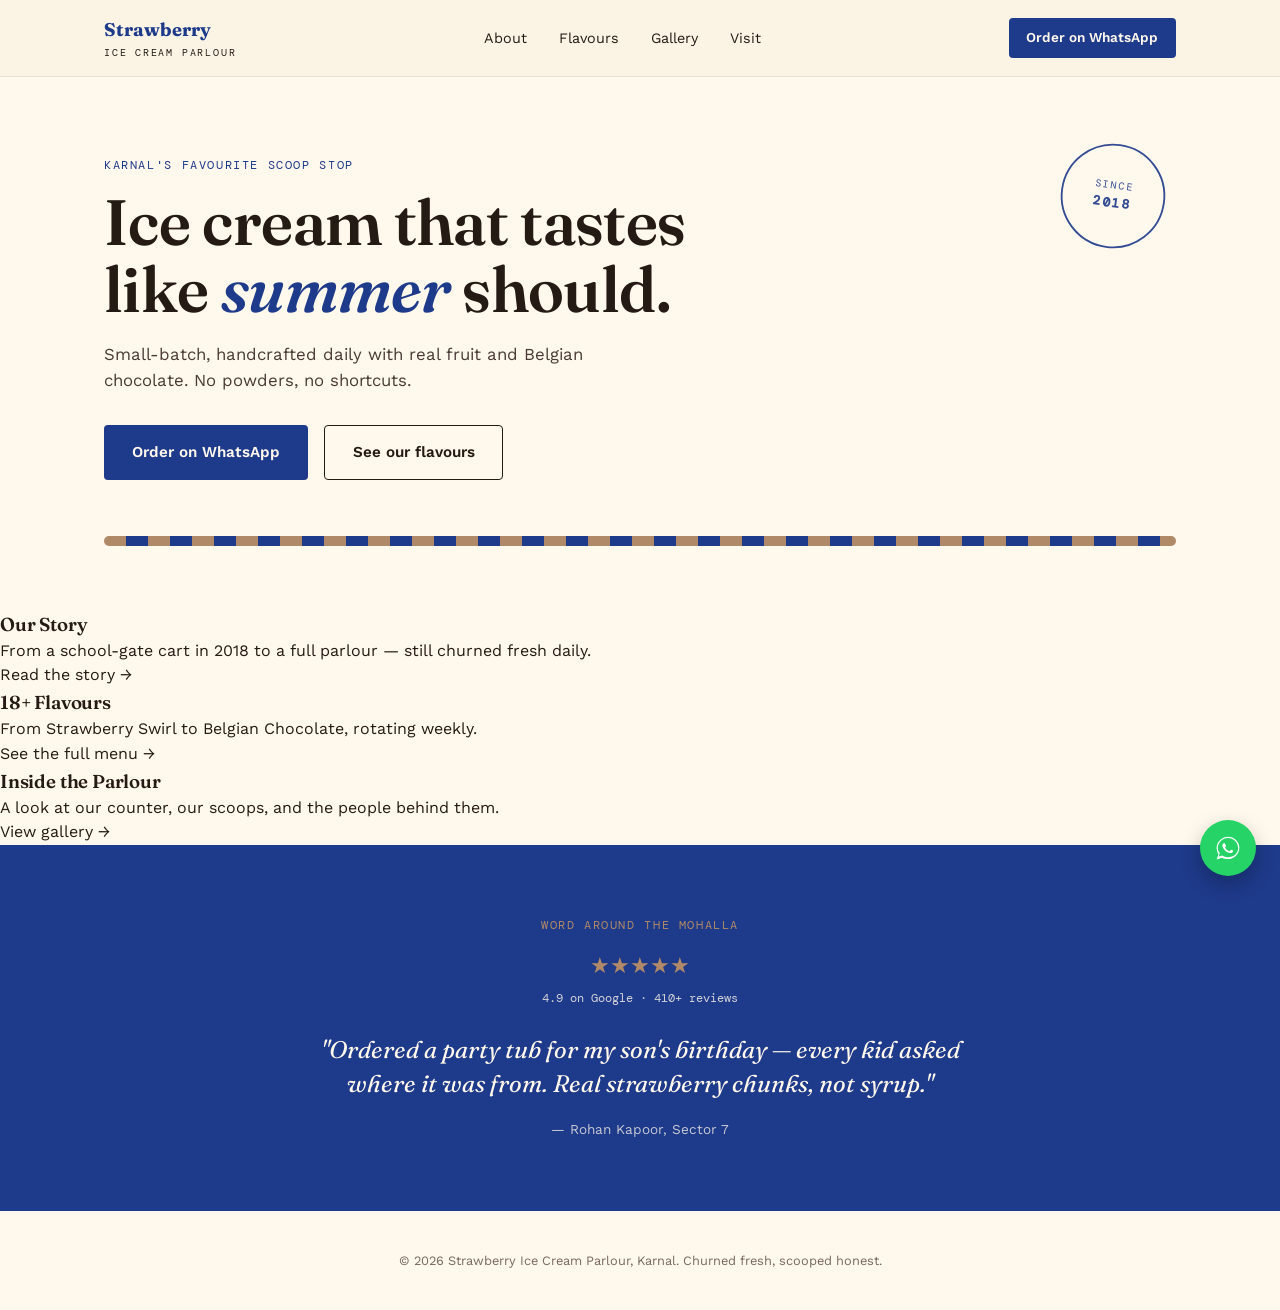
<file: frontend/index.html>
<!DOCTYPE html>
<html lang="en">
<head>
<meta charset="UTF-8">
<meta name="viewport" content="width=device-width, initial-scale=1.0">
<title>Strawberry — Handcrafted Ice Cream Parlour, Karnal</title>
<meta name="description" content="Handcrafted ice cream, scoops and sundaes in Karnal. Order on WhatsApp for pickup or delivery.">
<meta name="theme-color" content="#1E3A8A">
<link rel="icon" type="image/svg+xml" href="favicon.svg">
<link rel="preconnect" href="https://fonts.googleapis.com">
<link href="https://fonts.googleapis.com/css2?family=Fraunces:ital,opsz,wght@0,9..144,300;0,9..144,500;0,9..144,600;0,9..144,700;1,9..144,500&family=Work+Sans:wght@400;500;600&family=DM+Mono:wght@400;500&display=swap" rel="stylesheet">
<link rel="stylesheet" href="style.css">
</head>
<body>

  <header class="nav" id="nav">
    <div class="nav-inner">
      <a href="index.html" class="nav-brand">Strawberry<span>Ice Cream Parlour</span></a>
      <nav class="nav-links">
        <a href="about.html">About</a>
        <a href="menu.html">Flavours</a>
        <a href="gallery.html">Gallery</a>
        <a href="visit.html">Visit</a>
      </nav>
      <a href="visit.html" class="nav-cta">Order on WhatsApp</a>
    </div>
  </header>

  <section class="hero" id="top">
    <div class="hero-stamp" aria-hidden="true">
      <svg viewBox="0 0 120 120"><circle cx="60" cy="60" r="56"/><text x="60" y="52" text-anchor="middle">SINCE</text><text x="60" y="72" text-anchor="middle" class="stamp-year">2018</text></svg>
    </div>
    <div class="hero-inner">
      <p class="eyebrow">Karnal's favourite scoop stop</p>
      <h1>Ice cream that tastes<br>like <em>summer</em> should.</h1>
      <p class="hero-sub">Small-batch, handcrafted daily with real fruit and Belgian chocolate. No powders, no shortcuts.</p>
      <div class="hero-actions">
        <a href="visit.html" class="btn btn-primary">Order on WhatsApp</a>
        <a href="menu.html" class="btn btn-ghost">See our flavours</a>
      </div>
    </div>
    <div class="hero-strip" aria-hidden="true"></div>
  </section>

  <div class="teaser-grid">
    <div class="teaser-card">
      <h3>Our Story</h3>
      <p>From a school-gate cart in 2018 to a full parlour — still churned fresh daily.</p>
      <a href="about.html">Read the story &rarr;</a>
    </div>
    <div class="teaser-card">
      <h3>18+ Flavours</h3>
      <p>From Strawberry Swirl to Belgian Chocolate, rotating weekly.</p>
      <a href="menu.html">See the full menu &rarr;</a>
    </div>
    <div class="teaser-card">
      <h3>Inside the Parlour</h3>
      <p>A look at our counter, our scoops, and the people behind them.</p>
      <a href="gallery.html">View gallery &rarr;</a>
    </div>
  </div>

  <section class="reviews" id="reviews">
    <div class="reviews-inner">
      <p class="eyebrow">Word around the mohalla</p>
      <div class="stars" aria-label="4.9 out of 5 stars">★★★★★ <span>4.9 on Google · 410+ reviews</span></div>
      <blockquote>
        "Ordered a party tub for my son's birthday &mdash; every kid asked where it was from. Real strawberry chunks, not syrup."
        <cite>&mdash; Rohan Kapoor, Sector 7</cite>
      </blockquote>
    </div>
  </section>

  <footer class="footer">
    <p>&copy; 2026 Strawberry Ice Cream Parlour, Karnal. Churned fresh, scooped honest.</p>
  </footer>

  <a href="https://wa.me/919876543210" class="float-whatsapp" target="_blank" rel="noopener" aria-label="Order on WhatsApp">
    <svg viewBox="0 0 32 32"><path d="M16 3C9 3 3 9 3 16c0 2.6.8 5 2.1 7L3 29l6.2-2c2 1.1 4.3 1.7 6.8 1.7 7 0 13-6 13-13S23 3 16 3zm0 23.6c-2.2 0-4.3-.6-6.1-1.7l-.4-.3-4 1.1 1.1-3.9-.3-.4C5 19.5 4.4 17.8 4.4 16 4.4 9.8 9.6 4.6 16 4.6S27.6 9.8 27.6 16 22.4 26.6 16 26.6z"/><path d="M22 19.1c-.3-.2-1.9-1-2.2-1.1-.3-.1-.5-.2-.7.2-.2.3-.8 1.1-1 1.3-.2.2-.4.2-.7.1-.3-.2-1.4-.5-2.7-1.6-1-.9-1.7-2-1.9-2.3-.2-.3 0-.5.1-.7.1-.1.3-.4.5-.5.2-.2.2-.3.3-.5.1-.2 0-.4 0-.6 0-.2-.7-1.8-1-2.4-.3-.6-.5-.5-.7-.5h-.6c-.2 0-.5.1-.8.4-.3.3-1 1-1 2.5s1.1 2.9 1.2 3.1c.1.2 2.1 3.3 5.2 4.5.7.3 1.3.5 1.7.6.7.2 1.4.2 1.9.1.6-.1 1.9-.8 2.1-1.5.3-.7.3-1.4.2-1.5-.1-.1-.3-.2-.6-.3z"/></svg>
  </a>

<script src="script.js"></script>
</body>
</html>
</file>
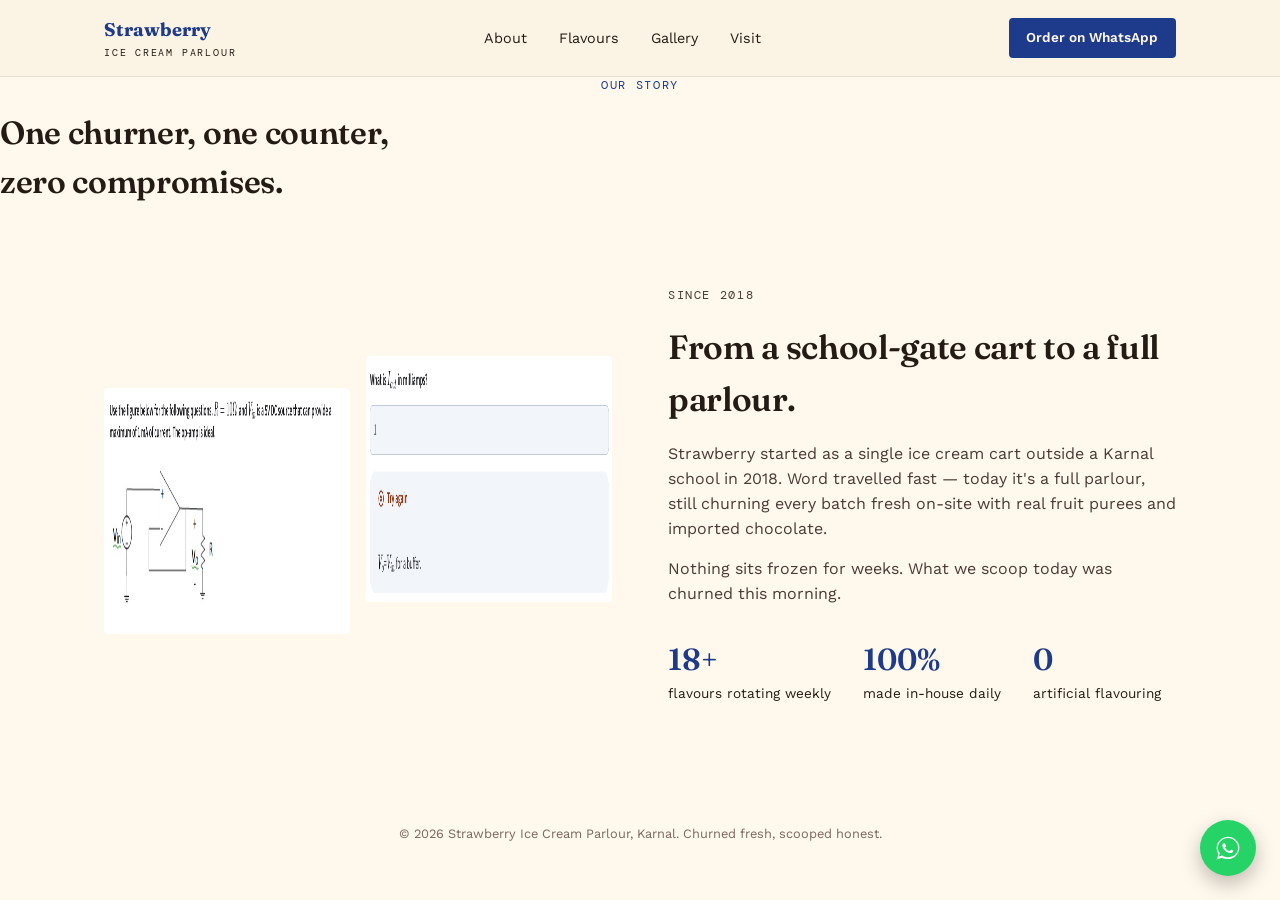
<file: frontend/about.html>
<!DOCTYPE html>
<html lang="en">
<head>
<meta charset="UTF-8">
<meta name="viewport" content="width=device-width, initial-scale=1.0">
<title>Our Story — Strawberry Ice Cream Parlour, Karnal</title>
<meta name="description" content="From a school-gate cart in 2018 to a full ice cream parlour in Karnal — our story.">
<meta name="theme-color" content="#1E3A8A">
<link rel="icon" type="image/svg+xml" href="favicon.svg">
<link rel="preconnect" href="https://fonts.googleapis.com">
<link href="https://fonts.googleapis.com/css2?family=Fraunces:ital,opsz,wght@0,9..144,300;0,9..144,500;0,9..144,600;0,9..144,700;1,9..144,500&family=Work+Sans:wght@400;500;600&family=DM+Mono:wght@400;500&display=swap" rel="stylesheet">
<link rel="stylesheet" href="style.css">
</head>
<body>

  <header class="nav" id="nav">
    <div class="nav-inner">
      <a href="index.html" class="nav-brand">Strawberry<span>Ice Cream Parlour</span></a>
      <nav class="nav-links">
        <a href="about.html">About</a>
        <a href="menu.html">Flavours</a>
        <a href="gallery.html">Gallery</a>
        <a href="visit.html">Visit</a>
      </nav>
      <a href="visit.html" class="nav-cta">Order on WhatsApp</a>
    </div>
  </header>

  <div class="page-header">
    <p class="eyebrow center">Our story</p>
    <h1>One churner, one counter,<br>zero compromises.</h1>
  </div>

  <section class="story" id="story">
    <div class="story-media">
      <!-- Replace src with your own photo — put the file in the images/ folder -->
      <img src="images/about-1.png" alt="Strawberry parlour counter" class="media-block media-1">
      <img src="images/about-2.png" alt="Fresh ice cream being churned" class="media-block media-2">
    </div>
    <div class="story-copy">
      <p class="eyebrow">Since 2018</p>
      <h2>From a school-gate cart to a full parlour.</h2>
      <p>Strawberry started as a single ice cream cart outside a Karnal school in 2018. Word travelled fast &mdash; today it's a full parlour, still churning every batch fresh on-site with real fruit purees and imported chocolate.</p>
      <p>Nothing sits frozen for weeks. What we scoop today was churned this morning.</p>
      <ul class="story-facts">
        <li><span>18+</span>flavours rotating weekly</li>
        <li><span>100%</span>made in-house daily</li>
        <li><span>0</span>artificial flavouring</li>
      </ul>
    </div>
  </section>

  <footer class="footer">
    <p>&copy; 2026 Strawberry Ice Cream Parlour, Karnal. Churned fresh, scooped honest.</p>
  </footer>

  <a href="https://wa.me/919876543210" class="float-whatsapp" target="_blank" rel="noopener" aria-label="Order on WhatsApp">
    <svg viewBox="0 0 32 32"><path d="M16 3C9 3 3 9 3 16c0 2.6.8 5 2.1 7L3 29l6.2-2c2 1.1 4.3 1.7 6.8 1.7 7 0 13-6 13-13S23 3 16 3zm0 23.6c-2.2 0-4.3-.6-6.1-1.7l-.4-.3-4 1.1 1.1-3.9-.3-.4C5 19.5 4.4 17.8 4.4 16 4.4 9.8 9.6 4.6 16 4.6S27.6 9.8 27.6 16 22.4 26.6 16 26.6z"/><path d="M22 19.1c-.3-.2-1.9-1-2.2-1.1-.3-.1-.5-.2-.7.2-.2.3-.8 1.1-1 1.3-.2.2-.4.2-.7.1-.3-.2-1.4-.5-2.7-1.6-1-.9-1.7-2-1.9-2.3-.2-.3 0-.5.1-.7.1-.1.3-.4.5-.5.2-.2.2-.3.3-.5.1-.2 0-.4 0-.6 0-.2-.7-1.8-1-2.4-.3-.6-.5-.5-.7-.5h-.6c-.2 0-.5.1-.8.4-.3.3-1 1-1 2.5s1.1 2.9 1.2 3.1c.1.2 2.1 3.3 5.2 4.5.7.3 1.3.5 1.7.6.7.2 1.4.2 1.9.1.6-.1 1.9-.8 2.1-1.5.3-.7.3-1.4.2-1.5-.1-.1-.3-.2-.6-.3z"/></svg>
  </a>

<script src="script.js"></script>
</body>
</html>
</file>
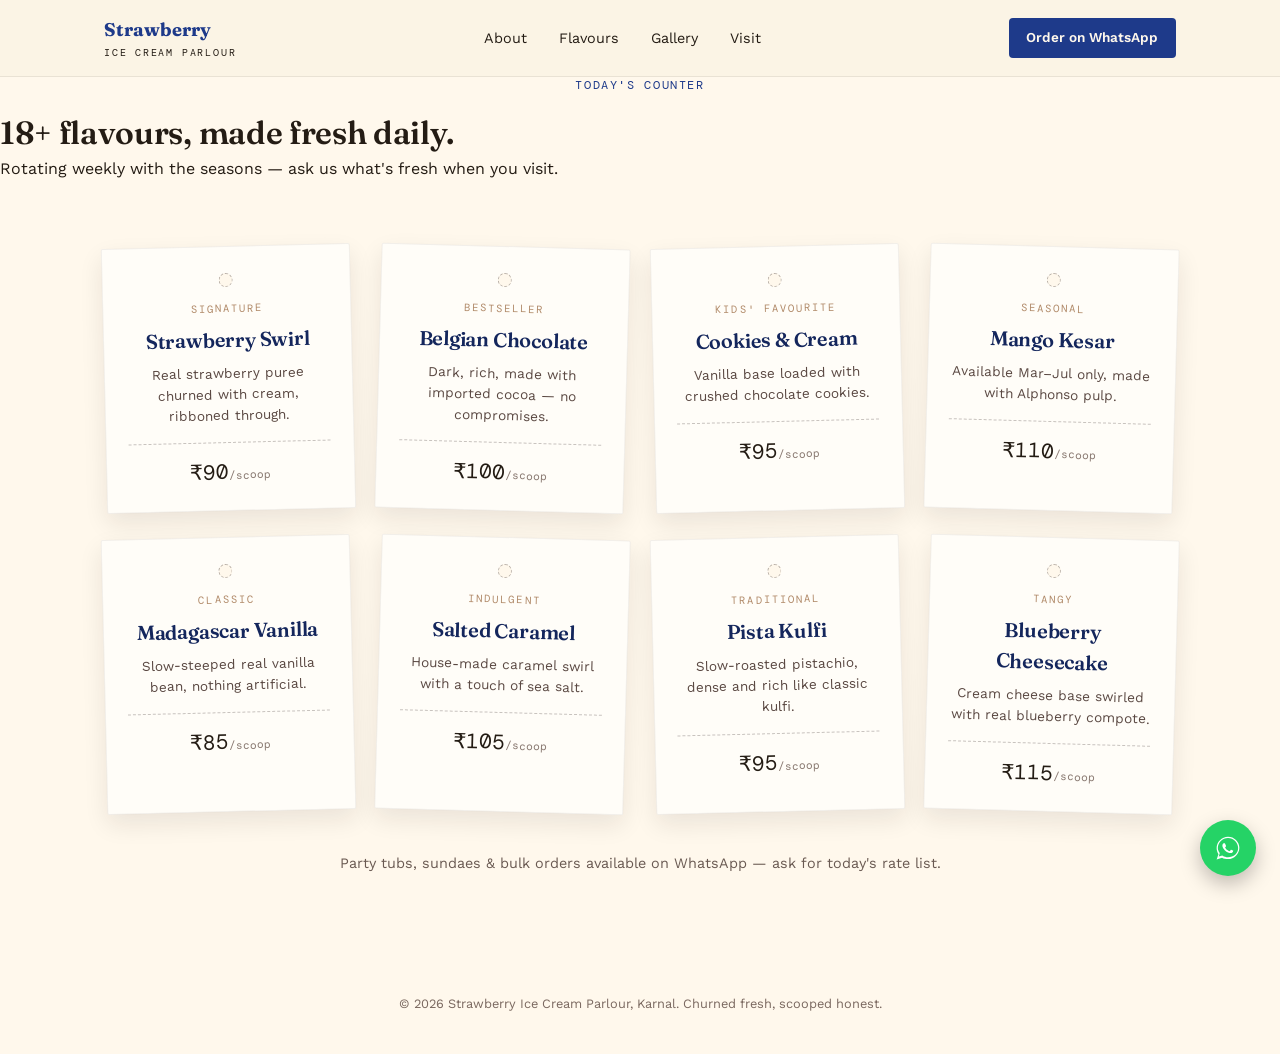
<file: frontend/menu.html>
<!DOCTYPE html>
<html lang="en">
<head>
<meta charset="UTF-8">
<meta name="viewport" content="width=device-width, initial-scale=1.0">
<title>Flavours — Strawberry Ice Cream Parlour, Karnal</title>
<meta name="description" content="18+ handcrafted ice cream flavours in Karnal — from Strawberry Swirl to Belgian Chocolate.">
<meta name="theme-color" content="#1E3A8A">
<link rel="icon" type="image/svg+xml" href="favicon.svg">
<link rel="preconnect" href="https://fonts.googleapis.com">
<link href="https://fonts.googleapis.com/css2?family=Fraunces:ital,opsz,wght@0,9..144,300;0,9..144,500;0,9..144,600;0,9..144,700;1,9..144,500&family=Work+Sans:wght@400;500;600&family=DM+Mono:wght@400;500&display=swap" rel="stylesheet">
<link rel="stylesheet" href="style.css">
</head>
<body>

  <header class="nav" id="nav">
    <div class="nav-inner">
      <a href="index.html" class="nav-brand">Strawberry<span>Ice Cream Parlour</span></a>
      <nav class="nav-links">
        <a href="about.html">About</a>
        <a href="menu.html">Flavours</a>
        <a href="gallery.html">Gallery</a>
        <a href="visit.html">Visit</a>
      </nav>
      <a href="visit.html" class="nav-cta">Order on WhatsApp</a>
    </div>
  </header>

  <div class="page-header">
    <p class="eyebrow center">Today's counter</p>
    <h1>18+ flavours, made fresh daily.</h1>
    <p>Rotating weekly with the seasons — ask us what's fresh when you visit.</p>
  </div>

  <section class="menu" id="menu">
    <div class="ticket-rack">
      <article class="ticket">
        <div class="ticket-hole"></div>
        <p class="ticket-label">Signature</p>
        <h3>Strawberry Swirl</h3>
        <p class="ticket-desc">Real strawberry puree churned with cream, ribboned through.</p>
        <p class="ticket-price">₹90<span>/scoop</span></p>
      </article>

      <article class="ticket ticket-alt">
        <div class="ticket-hole"></div>
        <p class="ticket-label">Bestseller</p>
        <h3>Belgian Chocolate</h3>
        <p class="ticket-desc">Dark, rich, made with imported cocoa &mdash; no compromises.</p>
        <p class="ticket-price">₹100<span>/scoop</span></p>
      </article>

      <article class="ticket">
        <div class="ticket-hole"></div>
        <p class="ticket-label">Kids' favourite</p>
        <h3>Cookies &amp; Cream</h3>
        <p class="ticket-desc">Vanilla base loaded with crushed chocolate cookies.</p>
        <p class="ticket-price">₹95<span>/scoop</span></p>
      </article>

      <article class="ticket ticket-alt">
        <div class="ticket-hole"></div>
        <p class="ticket-label">Seasonal</p>
        <h3>Mango Kesar</h3>
        <p class="ticket-desc">Available Mar&ndash;Jul only, made with Alphonso pulp.</p>
        <p class="ticket-price">₹110<span>/scoop</span></p>
      </article>

      <article class="ticket">
        <div class="ticket-hole"></div>
        <p class="ticket-label">Classic</p>
        <h3>Madagascar Vanilla</h3>
        <p class="ticket-desc">Slow-steeped real vanilla bean, nothing artificial.</p>
        <p class="ticket-price">₹85<span>/scoop</span></p>
      </article>

      <article class="ticket ticket-alt">
        <div class="ticket-hole"></div>
        <p class="ticket-label">Indulgent</p>
        <h3>Salted Caramel</h3>
        <p class="ticket-desc">House-made caramel swirl with a touch of sea salt.</p>
        <p class="ticket-price">₹105<span>/scoop</span></p>
      </article>

      <article class="ticket">
        <div class="ticket-hole"></div>
        <p class="ticket-label">Traditional</p>
        <h3>Pista Kulfi</h3>
        <p class="ticket-desc">Slow-roasted pistachio, dense and rich like classic kulfi.</p>
        <p class="ticket-price">₹95<span>/scoop</span></p>
      </article>

      <article class="ticket ticket-alt">
        <div class="ticket-hole"></div>
        <p class="ticket-label">Tangy</p>
        <h3>Blueberry Cheesecake</h3>
        <p class="ticket-desc">Cream cheese base swirled with real blueberry compote.</p>
        <p class="ticket-price">₹115<span>/scoop</span></p>
      </article>
    </div>
    <p class="menu-note">Party tubs, sundaes &amp; bulk orders available on WhatsApp &mdash; ask for today's rate list.</p>
  </section>

  <footer class="footer">
    <p>&copy; 2026 Strawberry Ice Cream Parlour, Karnal. Churned fresh, scooped honest.</p>
  </footer>

  <a href="https://wa.me/919876543210" class="float-whatsapp" target="_blank" rel="noopener" aria-label="Order on WhatsApp">
    <svg viewBox="0 0 32 32"><path d="M16 3C9 3 3 9 3 16c0 2.6.8 5 2.1 7L3 29l6.2-2c2 1.1 4.3 1.7 6.8 1.7 7 0 13-6 13-13S23 3 16 3zm0 23.6c-2.2 0-4.3-.6-6.1-1.7l-.4-.3-4 1.1 1.1-3.9-.3-.4C5 19.5 4.4 17.8 4.4 16 4.4 9.8 9.6 4.6 16 4.6S27.6 9.8 27.6 16 22.4 26.6 16 26.6z"/><path d="M22 19.1c-.3-.2-1.9-1-2.2-1.1-.3-.1-.5-.2-.7.2-.2.3-.8 1.1-1 1.3-.2.2-.4.2-.7.1-.3-.2-1.4-.5-2.7-1.6-1-.9-1.7-2-1.9-2.3-.2-.3 0-.5.1-.7.1-.1.3-.4.5-.5.2-.2.2-.3.3-.5.1-.2 0-.4 0-.6 0-.2-.7-1.8-1-2.4-.3-.6-.5-.5-.7-.5h-.6c-.2 0-.5.1-.8.4-.3.3-1 1-1 2.5s1.1 2.9 1.2 3.1c.1.2 2.1 3.3 5.2 4.5.7.3 1.3.5 1.7.6.7.2 1.4.2 1.9.1.6-.1 1.9-.8 2.1-1.5.3-.7.3-1.4.2-1.5-.1-.1-.3-.2-.6-.3z"/></svg>
  </a>

<script src="script.js"></script>
</body>
</html>
</file>
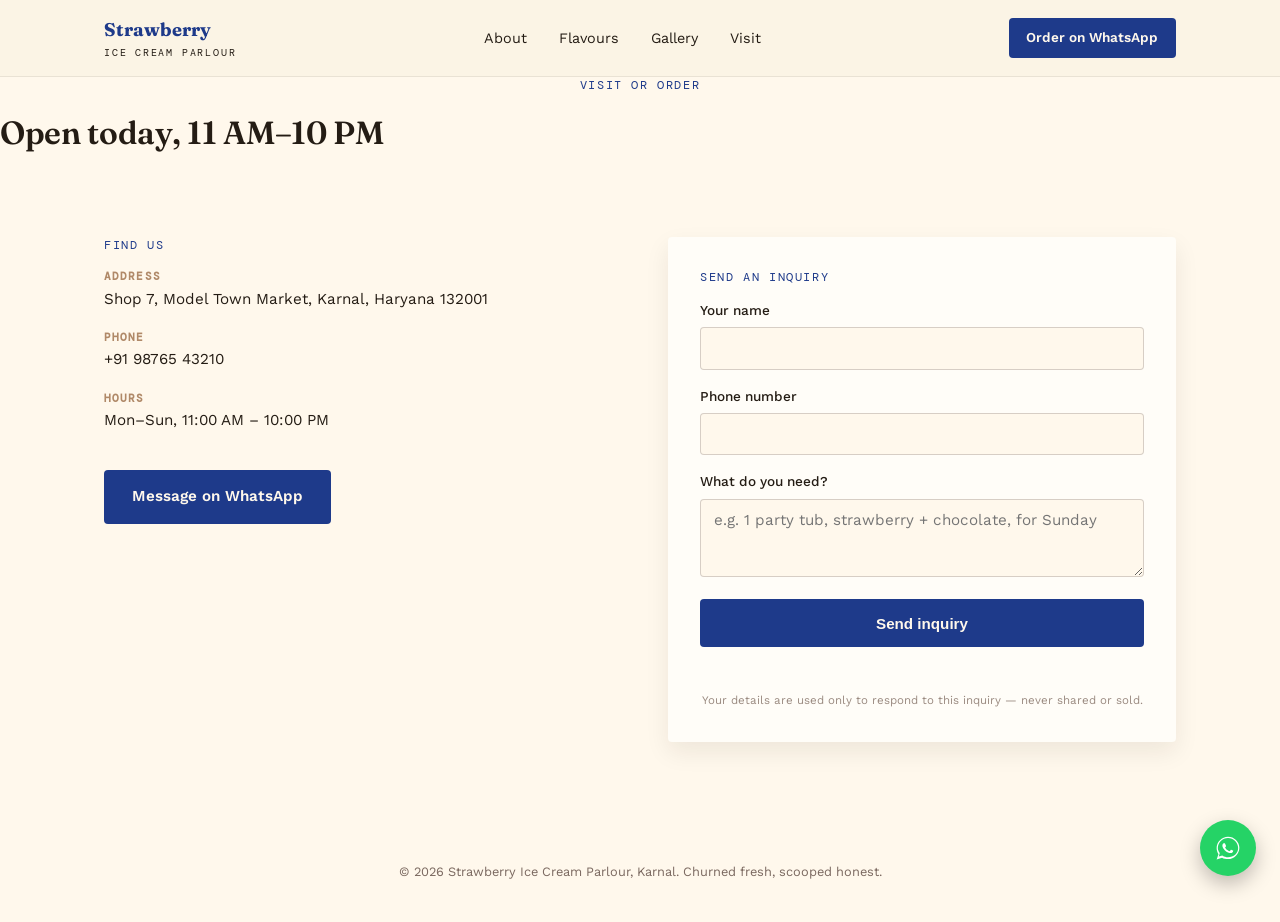
<file: frontend/visit.html>
<!DOCTYPE html>
<html lang="en">
<head>
<meta charset="UTF-8">
<meta name="viewport" content="width=device-width, initial-scale=1.0">
<title>Visit Us — Strawberry Ice Cream Parlour, Karnal</title>
<meta name="description" content="Visit Strawberry Ice Cream Parlour in Karnal, or order on WhatsApp for pickup and delivery.">
<meta name="theme-color" content="#1E3A8A">
<link rel="icon" type="image/svg+xml" href="favicon.svg">
<link rel="preconnect" href="https://fonts.googleapis.com">
<link href="https://fonts.googleapis.com/css2?family=Fraunces:ital,opsz,wght@0,9..144,300;0,9..144,500;0,9..144,600;0,9..144,700;1,9..144,500&family=Work+Sans:wght@400;500;600&family=DM+Mono:wght@400;500&display=swap" rel="stylesheet">
<link rel="stylesheet" href="style.css">
</head>
<body>

  <header class="nav" id="nav">
    <div class="nav-inner">
      <a href="index.html" class="nav-brand">Strawberry<span>Ice Cream Parlour</span></a>
      <nav class="nav-links">
        <a href="about.html">About</a>
        <a href="menu.html">Flavours</a>
        <a href="gallery.html">Gallery</a>
        <a href="visit.html">Visit</a>
      </nav>
      <a href="visit.html" class="nav-cta">Order on WhatsApp</a>
    </div>
  </header>

  <div class="page-header">
    <p class="eyebrow center">Visit or order</p>
    <h1>Open today, 11 AM&ndash;10 PM</h1>
  </div>

  <section class="visit" id="visit">
    <div class="visit-grid">
      <div class="visit-info">
        <p class="eyebrow">Find us</p>
        <ul class="info-list">
          <li><strong>Address</strong>Shop 7, Model Town Market, Karnal, Haryana 132001</li>
          <li><strong>Phone</strong>+91 98765 43210</li>
          <li><strong>Hours</strong>Mon&ndash;Sun, 11:00 AM &ndash; 10:00 PM</li>
        </ul>
        <a href="https://wa.me/919876543210" class="btn btn-primary" target="_blank" rel="noopener">Message on WhatsApp</a>
      </div>

      <form class="visit-form" id="inquiry-form">
        <p class="eyebrow">Send an inquiry</p>
        <label>Your name
          <input type="text" name="name" required>
        </label>
        <label>Phone number
          <input type="tel" name="phone" required>
        </label>
        <label>What do you need?
          <textarea name="message" rows="3" placeholder="e.g. 1 party tub, strawberry + chocolate, for Sunday"></textarea>
        </label>
        <button type="submit" class="btn btn-primary btn-block">Send inquiry</button>
        <p class="form-status" id="form-status" role="status"></p>
        <p class="form-privacy">Your details are used only to respond to this inquiry — never shared or sold.</p>
      </form>
    </div>
  </section>

  <footer class="footer">
    <p>&copy; 2026 Strawberry Ice Cream Parlour, Karnal. Churned fresh, scooped honest.</p>
  </footer>

  <a href="https://wa.me/919876543210" class="float-whatsapp" target="_blank" rel="noopener" aria-label="Order on WhatsApp">
    <svg viewBox="0 0 32 32"><path d="M16 3C9 3 3 9 3 16c0 2.6.8 5 2.1 7L3 29l6.2-2c2 1.1 4.3 1.7 6.8 1.7 7 0 13-6 13-13S23 3 16 3zm0 23.6c-2.2 0-4.3-.6-6.1-1.7l-.4-.3-4 1.1 1.1-3.9-.3-.4C5 19.5 4.4 17.8 4.4 16 4.4 9.8 9.6 4.6 16 4.6S27.6 9.8 27.6 16 22.4 26.6 16 26.6z"/><path d="M22 19.1c-.3-.2-1.9-1-2.2-1.1-.3-.1-.5-.2-.7.2-.2.3-.8 1.1-1 1.3-.2.2-.4.2-.7.1-.3-.2-1.4-.5-2.7-1.6-1-.9-1.7-2-1.9-2.3-.2-.3 0-.5.1-.7.1-.1.3-.4.5-.5.2-.2.2-.3.3-.5.1-.2 0-.4 0-.6 0-.2-.7-1.8-1-2.4-.3-.6-.5-.5-.7-.5h-.6c-.2 0-.5.1-.8.4-.3.3-1 1-1 2.5s1.1 2.9 1.2 3.1c.1.2 2.1 3.3 5.2 4.5.7.3 1.3.5 1.7.6.7.2 1.4.2 1.9.1.6-.1 1.9-.8 2.1-1.5.3-.7.3-1.4.2-1.5-.1-.1-.3-.2-.6-.3z"/></svg>
  </a>

<script src="script.js"></script>
</body>
</html>
</file>
<file: frontend/style.css>
/* ============ TOKENS ============ */
:root{
  --cream:      #FFF8EC;
  --maroon:     #1E3A8A;
  --maroon-dk:  #14265C;
  --gold:       #B08968;
  --green:      #1E3A8A;
  --ink:        #241C14;
  --blush:      #EADBC8;
  --paper:      #FFFDF8;

  --font-display: "Fraunces", serif;
  --font-body:    "Work Sans", sans-serif;
  --font-mono:    "DM Mono", monospace;

  --radius: 4px;
  --max: 1120px;
}

*{ box-sizing:border-box; margin:0; padding:0; }
html{ scroll-behavior:smooth; }
body{
  font-family: var(--font-body);
  color: var(--ink);
  background: var(--cream);
  line-height: 1.55;
  -webkit-font-smoothing: antialiased;
}
img{ max-width:100%; display:block; }
a{ color:inherit; text-decoration:none; }
ul{ list-style:none; }
h1,h2,h3{ font-family: var(--font-display); font-weight:600; letter-spacing:-0.01em; }

.eyebrow{
  font-family: var(--font-mono);
  font-size: 0.72rem;
  letter-spacing: 0.14em;
  text-transform: uppercase;
  color: var(--maroon);
  margin-bottom: 0.8rem;
}
.eyebrow.center{ text-align:center; }
h2.center{ text-align:center; }

.btn{
  display:inline-block;
  padding: 0.9rem 1.7rem;
  border-radius: var(--radius);
  font-weight:600;
  font-size:0.95rem;
  border: 1.5px solid transparent;
  transition: transform .15s ease, box-shadow .15s ease;
}
.btn:hover{ transform: translateY(-2px); }
.btn-primary{ background: var(--maroon); color: var(--cream); }
.btn-primary:hover{ box-shadow: 0 8px 20px rgba(122,31,43,0.35); }
.btn-ghost{ border-color: var(--ink); color: var(--ink); }
.btn-block{ display:block; width:100%; text-align:center; }

/* ============ NAV ============ */
.nav{
  position: sticky; top:0; z-index:50;
  background: rgba(251,243,228,0.92);
  backdrop-filter: blur(6px);
  border-bottom: 1px solid rgba(36,21,18,0.08);
}
.nav-inner{
  max-width: var(--max); margin:0 auto;
  display:flex; align-items:center; justify-content:space-between;
  padding: 1rem 1.5rem;
}
.nav-brand{
  font-family: var(--font-display);
  font-weight:700; font-size:1.15rem;
  color: var(--maroon);
}
.nav-brand span{ display:block; font-size:0.62rem; letter-spacing:0.18em; font-family:var(--font-mono); font-weight:400; color:var(--ink); text-transform:uppercase; }
.nav-links{ display:flex; gap:2rem; font-size:0.9rem; }
.nav-links a:hover{ color: var(--maroon); }
.nav-cta{
  background:var(--maroon); color:var(--cream);
  padding:0.6rem 1.1rem; border-radius:var(--radius); font-size:0.85rem; font-weight:600;
}
@media (max-width:760px){ .nav-links{ display:none; } }

/* ============ HERO ============ */
.hero{
  position:relative;
  max-width: var(--max); margin:0 auto;
  padding: 5rem 1.5rem 4rem;
  overflow:hidden;
}
.hero-inner{ max-width:640px; }
.hero h1{
  font-size: clamp(2.4rem, 5.5vw, 4rem);
  line-height:1.05;
  margin: 0.5rem 0 1.2rem;
}
.hero h1 em{ font-style:italic; color:var(--maroon); }
.hero-sub{ font-size:1.05rem; max-width: 480px; color:#4a3a35; margin-bottom:2rem; }
.hero-actions{ display:flex; gap:1rem; flex-wrap:wrap; }

.hero-stamp{
  position:absolute; top:4rem; right:2rem;
  width:110px; height:110px;
  opacity:0.9;
  transform: rotate(8deg);
}
.hero-stamp svg{ width:100%; height:100%; }
.hero-stamp circle{ fill:none; stroke:var(--maroon); stroke-width:2; }
.hero-stamp text{ font-family:var(--font-mono); font-size:11px; fill:var(--maroon); letter-spacing:2px; }
.hero-stamp .stamp-year{ font-size:14px; font-weight:700; }
@media (max-width:760px){ .hero-stamp{ display:none; } }

.hero-strip{
  height: 10px; margin-top:3.5rem;
  background: repeating-linear-gradient(90deg, var(--gold) 0 22px, var(--maroon) 22px 44px);
  border-radius: 999px;
}

/* ============ STORY ============ */
.story{
  max-width: var(--max); margin:0 auto;
  padding: 5rem 1.5rem;
  display:grid; grid-template-columns: 1fr 1fr; gap:3.5rem;
  align-items:center;
}
.story-media{ display:grid; grid-template-columns: 1fr 1fr; gap:1rem; }
.media-block{ border-radius: var(--radius); aspect-ratio:1; background-size:cover; background-position:center; }
.media-1{ background: linear-gradient(155deg, var(--blush), var(--gold)); margin-top:2rem; }
.media-2{ background: linear-gradient(155deg, var(--green), #0F1B4D); }
.story-copy h2{ font-size:2.1rem; margin-bottom:1.1rem; }
.story-copy p{ margin-bottom:1rem; color:#4a3a35; }
.story-facts{ display:flex; gap:2rem; margin-top:1.8rem; flex-wrap:wrap; }
.story-facts li{ font-size:0.85rem; color:var(--ink); }
.story-facts span{ display:block; font-family:var(--font-display); font-size:1.9rem; color:var(--maroon); font-weight:600; }
@media (max-width:800px){ .story{ grid-template-columns:1fr; } }

/* ============ MENU / TICKETS (signature) ============ */
.menu{ max-width: var(--max); margin:0 auto; padding: 4rem 1.5rem 5rem; }
.menu h2{ font-size:2.2rem; margin-bottom:2.8rem; }
.ticket-rack{
  display:grid; grid-template-columns: repeat(4, 1fr); gap:1.6rem;
}
.ticket{
  background: var(--paper);
  border-radius: 2px;
  padding: 1.6rem 1.4rem 1.4rem;
  position: relative;
  box-shadow: 0 10px 24px rgba(36,21,18,0.09);
  transform: rotate(-1.4deg);
  border: 1px solid rgba(36,21,18,0.06);
}
.ticket-alt{ transform: rotate(1.6deg); }
.ticket:hover{ transform: rotate(0deg) translateY(-4px); transition: transform .2s ease; }
.ticket-hole{
  width:14px; height:14px; border-radius:50%;
  background: var(--cream);
  border: 1.5px dashed rgba(36,21,18,0.3);
  margin: 0 auto 0.9rem;
}
.ticket-label{ font-family:var(--font-mono); font-size:0.66rem; letter-spacing:0.1em; text-transform:uppercase; color:var(--gold); text-align:center; margin-bottom:0.4rem; }
.ticket h3{ font-size:1.25rem; text-align:center; margin-bottom:0.5rem; color:var(--maroon-dk); }
.ticket-desc{ font-size:0.85rem; color:#5a4842; text-align:center; margin-bottom:1rem; min-height:2.6em; }
.ticket-price{ font-family:var(--font-mono); font-size:1.3rem; text-align:center; border-top:1px dashed rgba(36,21,18,0.25); padding-top:0.8rem; }
.ticket-price span{ font-size:0.7rem; color:#8a7a72; }
.menu-note{ text-align:center; margin-top:2.5rem; font-size:0.9rem; color:#6a5a52; }
@media (max-width:900px){ .ticket-rack{ grid-template-columns: 1fr 1fr; } }
@media (max-width:560px){ .ticket-rack{ grid-template-columns: 1fr; } }

/* ============ REVIEWS ============ */
.reviews{ background: var(--green); color: var(--cream); padding: 4.5rem 1.5rem; }
.reviews-inner{ max-width:680px; margin:0 auto; text-align:center; }
.reviews .eyebrow{ color: var(--gold); }
.stars{ font-size:1.4rem; color:var(--gold); margin-bottom:1.6rem; }
.stars span{ display:block; font-family:var(--font-mono); font-size:0.75rem; color:var(--cream); opacity:0.8; margin-top:0.4rem; }
.reviews blockquote{ font-family: var(--font-display); font-style:italic; font-size:1.5rem; line-height:1.4; }
.reviews cite{ display:block; margin-top:1.2rem; font-family:var(--font-body); font-style:normal; font-size:0.85rem; opacity:0.75; }

/* ============ VISIT ============ */
.visit{ max-width: var(--max); margin:0 auto; padding:5rem 1.5rem; }
.visit-grid{ display:grid; grid-template-columns: 1fr 1fr; gap:3.5rem; }
.visit h2{ font-size:2rem; margin-bottom:1.6rem; }
.info-list li{ display:flex; flex-direction:column; gap:0.15rem; margin-bottom:1.1rem; font-size:0.95rem; }
.info-list strong{ font-family:var(--font-mono); font-size:0.7rem; text-transform:uppercase; letter-spacing:0.1em; color:var(--gold); }
.visit-info .btn{ margin-top:1.2rem; }

.visit-form{
  background: var(--paper); border-radius: var(--radius);
  padding: 2rem; box-shadow: 0 10px 24px rgba(36,21,18,0.08);
}
.visit-form label{ display:block; font-size:0.85rem; font-weight:500; margin-bottom:1rem; }
.visit-form input, .visit-form textarea{
  width:100%; margin-top:0.4rem;
  padding:0.7rem 0.8rem; border-radius: var(--radius);
  border: 1px solid rgba(36,21,18,0.18);
  font-family: var(--font-body); font-size:0.95rem;
  background: var(--cream);
}
.visit-form input:focus, .visit-form textarea:focus{ outline: 2px solid var(--maroon); outline-offset:1px; }
.form-status{ margin-top:0.8rem; font-size:0.85rem; font-family:var(--font-mono); min-height:1.2em; }
.form-status a{ color: var(--maroon); font-weight:600; text-decoration:underline; }
.form-privacy{ margin-top:1rem; font-size:0.72rem; color:#9a8a80; text-align:center; }
@media (max-width:800px){ .visit-grid{ grid-template-columns:1fr; } }

/* ============ FOOTER ============ */
.footer{ text-align:center; padding:2.5rem 1.5rem; font-size:0.8rem; color:#7a685f; }

/* ============ WHATSAPP FLOAT ============ */
.float-whatsapp{
  position:fixed; bottom:1.5rem; right:1.5rem; z-index:60;
  width:56px; height:56px; border-radius:50%;
  background:#25D366; display:flex; align-items:center; justify-content:center;
  box-shadow: 0 8px 20px rgba(0,0,0,0.25);
}
.float-whatsapp svg{ width:28px; height:28px; fill:#fff; }

/* ============ ACCESSIBILITY ============ */
:focus-visible{ outline: 2px solid var(--maroon); outline-offset:2px; }
@media (prefers-reduced-motion: reduce){
  *{ transition:none !important; scroll-behavior:auto !important; }
}
</file>
